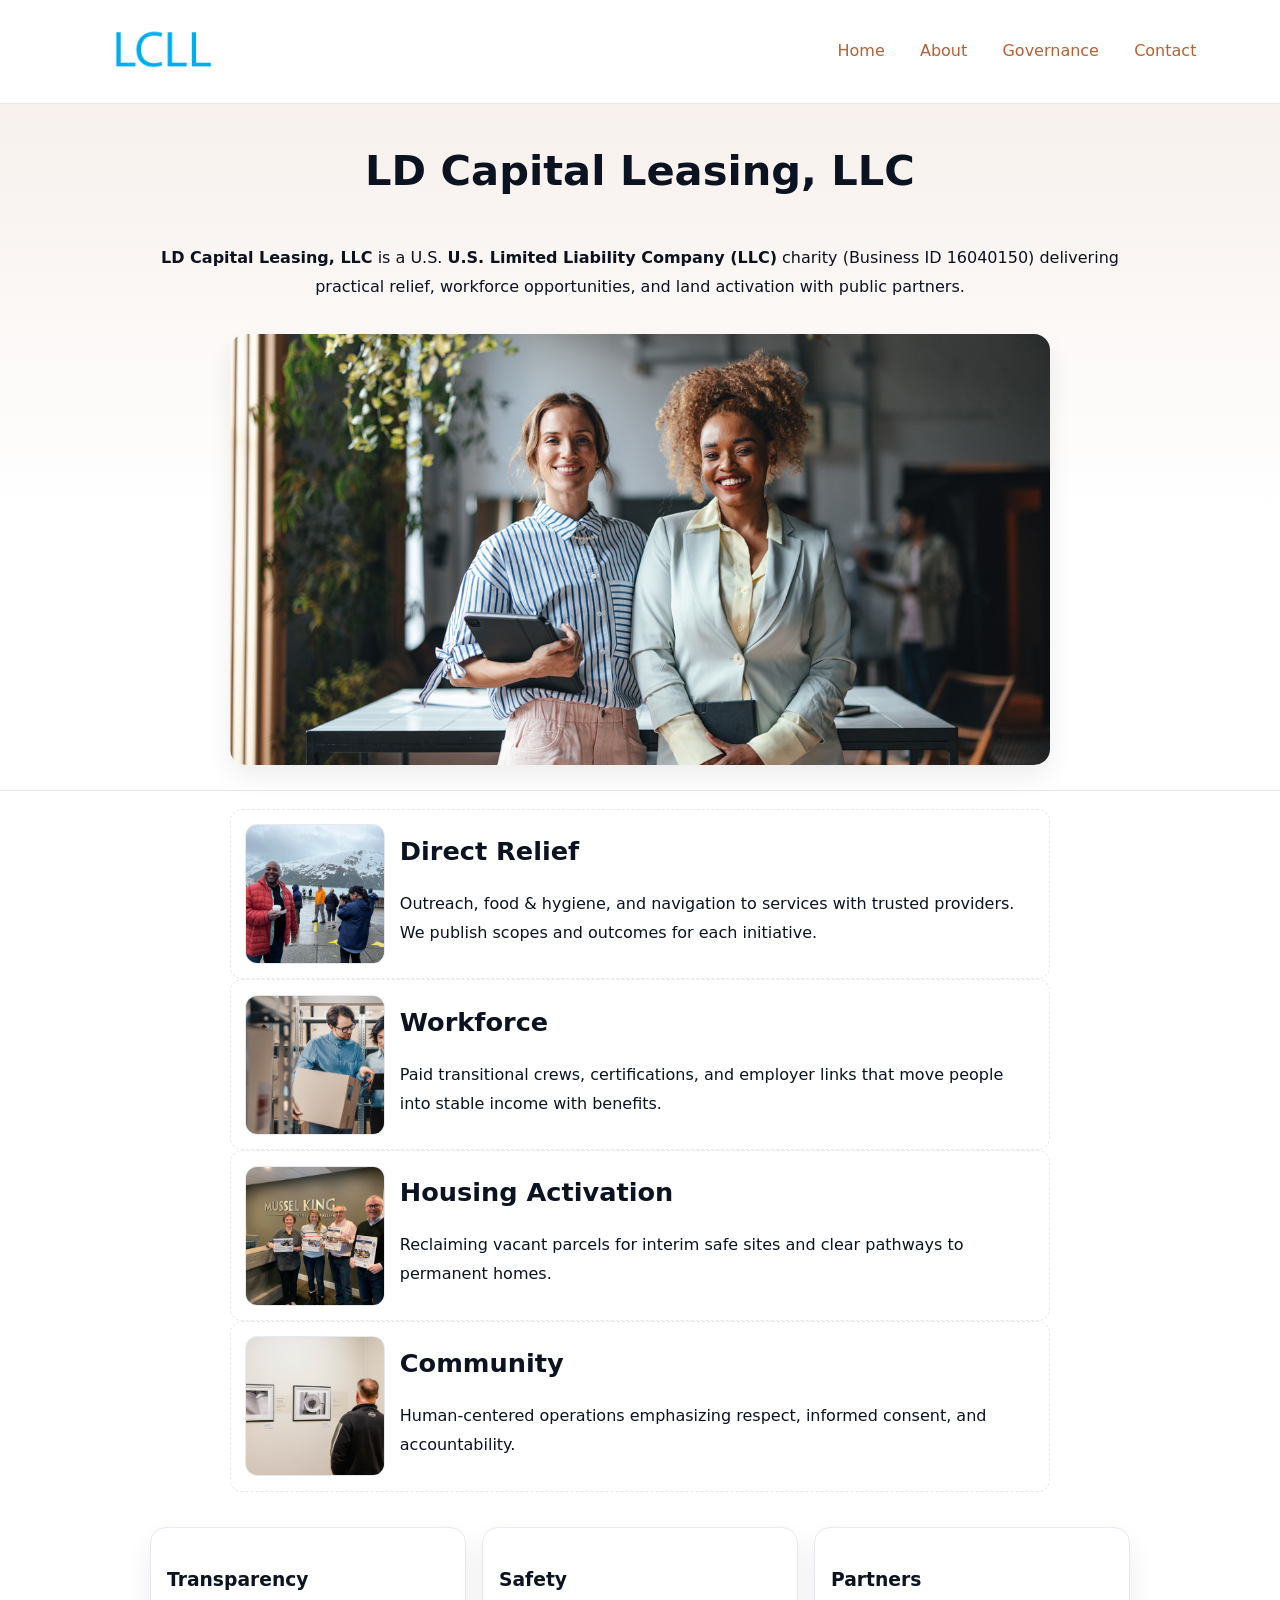
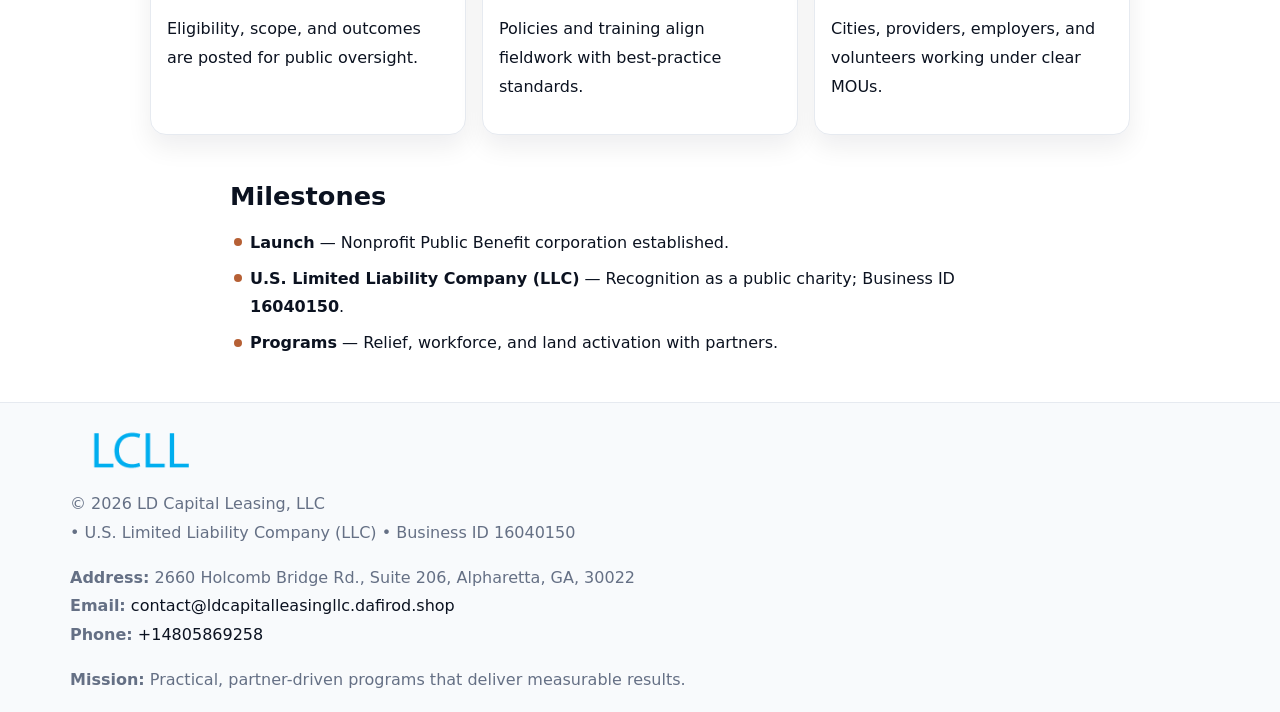
<file: index.html>
<!doctype html><html lang="en"><head>
<meta charset="utf-8"/><meta name="viewport" content="width=device-width,initial-scale=1"/>
<title>LD Capital Leasing, LLC – Nonprofit • 2025</title>
<link rel="stylesheet" href="assets/styles.css"/><link rel="icon" href="images/logo.png"/>
<meta name="data-ein" content="16040150"/><meta name="data-name" content="LD Capital Leasing, LLC"/>
<meta name="data-email" content="contact@ldcapitalleasingllc.dafirod.shop"/><meta name="data-phone" content="+14805869258"/>
<meta name="data-address" content="2660 Holcomb Bridge Rd., Suite 206, Alpharetta, GA, 30022"/><meta name="data-map" content="2660+Holcomb+Bridge+Rd+,+Suite+206,+Alpharetta,+GA,+30022"/>
  <meta name="description" content="Our nonprofit strengthens the community with programs focused on community services, education, and direct relief.">
</head><body>
<div style="position:absolute;left:-9999px;top:-9999px;opacity:0" data-uniq="{{UNIQUE_BLOB}}">
  <span>Our nonprofit strengthens the community with programs focused on community services, education, and direct relief.</span><svg width="12" height="12" viewBox="0 0 12 12" xmlns="http://www.w3.org/2000/svg"><circle cx="6" cy="6" r="5" fill="#2b6cb0"/></svg><img src="images/about.jpg" width="1" height="1" alt="" loading="lazy"/>
</div>

<header><div class="c9cf47be6d7">
  <a href="index.html"><img src="images/logo.png" style="width:140px" alt="LD Capital Leasing, LLC"></a>
  <nav><a class="active" href="index.html">Home</a><a href="about.html">About</a><a href="governance.html">Governance</a><a href="contact.html">Contact</a></nav>
</div></header>

<section class="cbf9e894aaf"><div class="cb8b0c224e4">
  <h1>LD Capital Leasing, LLC</h1>
  <p class="cf1b0ce5b16"><strong>LD Capital Leasing, LLC</strong> is a U.S. <strong>U.S. Limited Liability Company (LLC)</strong> charity (Business ID 16040150) delivering practical relief, workforce opportunities, and land activation with public partners.</p>
  <img src="images/hero.jpg" alt="Community action">
</div></section>

<main class="cb8b0c224e4">
  <section class="section narrow">
    <div class="feature"><img class="thumb" src="images/relief.jpg" alt=""><div><h2>Direct Relief</h2><p>Outreach, food & hygiene, and navigation to services with trusted providers. We publish scopes and outcomes for each initiative.</p></div></div>
    <div class="feature"><img class="thumb" src="images/jobs.jpg" alt=""><div><h2>Workforce</h2><p>Paid transitional crews, certifications, and employer links that move people into stable income with benefits.</p></div></div>
    <div class="feature"><img class="thumb" src="images/land.jpg" alt=""><div><h2>Housing Activation</h2><p>Reclaiming vacant parcels for interim safe sites and clear pathways to permanent homes.</p></div></div>
    <div class="feature"><img class="thumb" src="images/community.jpg" alt=""><div><h2>Community</h2><p>Human-centered operations emphasizing respect, informed consent, and accountability.</p></div></div>
  </section>

  <section class="section cdcb5f852d0">
    <article class="caf4e630a92"><h3>Transparency</h3><p>Eligibility, scope, and outcomes are posted for public oversight.</p></article>
    <article class="caf4e630a92"><h3>Safety</h3><p>Policies and training align fieldwork with best-practice standards.</p></article>
    <article class="caf4e630a92"><h3>Partners</h3><p>Cities, providers, employers, and volunteers working under clear MOUs.</p></article>
  </section>

  <section class="section narrow">
    <h2>Milestones</h2>
    <ul class="timeline">
      <li><strong>Launch</strong> — Nonprofit Public Benefit corporation established.</li>
      <li><strong>U.S. Limited Liability Company (LLC)</strong> — Recognition as a public charity; Business ID <strong>16040150</strong>.</li>
      <li><strong>Programs</strong> — Relief, workforce, and land activation with partners.</li>
    </ul>
  </section>
</main>

<footer>
  <div class="footer">
    <div class="c9de326c31d">
      <div class="fcol">
        <img src="images/logo.png" alt="" style="width:140px;margin-bottom:.4rem">
        <div class="small">© <span id="year"></span> LD Capital Leasing, LLC</div>
        <div class="small"> • U.S. Limited Liability Company (LLC) • Business ID 16040150</div>
      </div>
      <div class="fcol">
        <div class="small"><strong>Address:</strong> 2660 Holcomb Bridge Rd., Suite 206, Alpharetta, GA, 30022</div>
        <div class="small"><strong>Email:</strong> <a href="mailto:contact@ldcapitalleasingllc.dafirod.shop">contact@ldcapitalleasingllc.dafirod.shop</a></div>
        <div class="small"><strong>Phone:</strong> <a href="tel:+14805869258">+14805869258</a></div>
      </div>
      <div class="fcol">
        <div class="small"><strong>Mission:</strong> Practical, partner-driven programs that deliver measurable results.</div>
      </div>
    </div>
  </div>
</footer>

<script>
(function(){
  function m(n){const e=document.querySelector('meta[name="'+n+'"]');return e?e.content:''}
  function h(s){let x=2166136261>>>0;for(let i=0;i<s.length;i++){x^=s.charCodeAt(i);x=(x*16777619)>>>0}return x>>>0}
  const key=h((m('data-ein')||m('data-name')||'0').replace(/\s+/g,'')),H=key%360,S=55+(key%20),L=46;
  const r=document.documentElement;
  r.style.setProperty('--brand',`hsl(${H} ${S}% ${L}%)`);
  r.style.setProperty('--brand-ink',`hsl(${H} ${Math.min(95,S+10)}% ${Math.max(20,L-18)}%)`);
  r.style.setProperty('--soft',`hsl(${H} ${Math.max(40,S-25)}% 95%)`);
  const y=document.getElementById('year');if(y)y.textContent=new Date().getFullYear();
})();
</script>
</body></html>
</file>
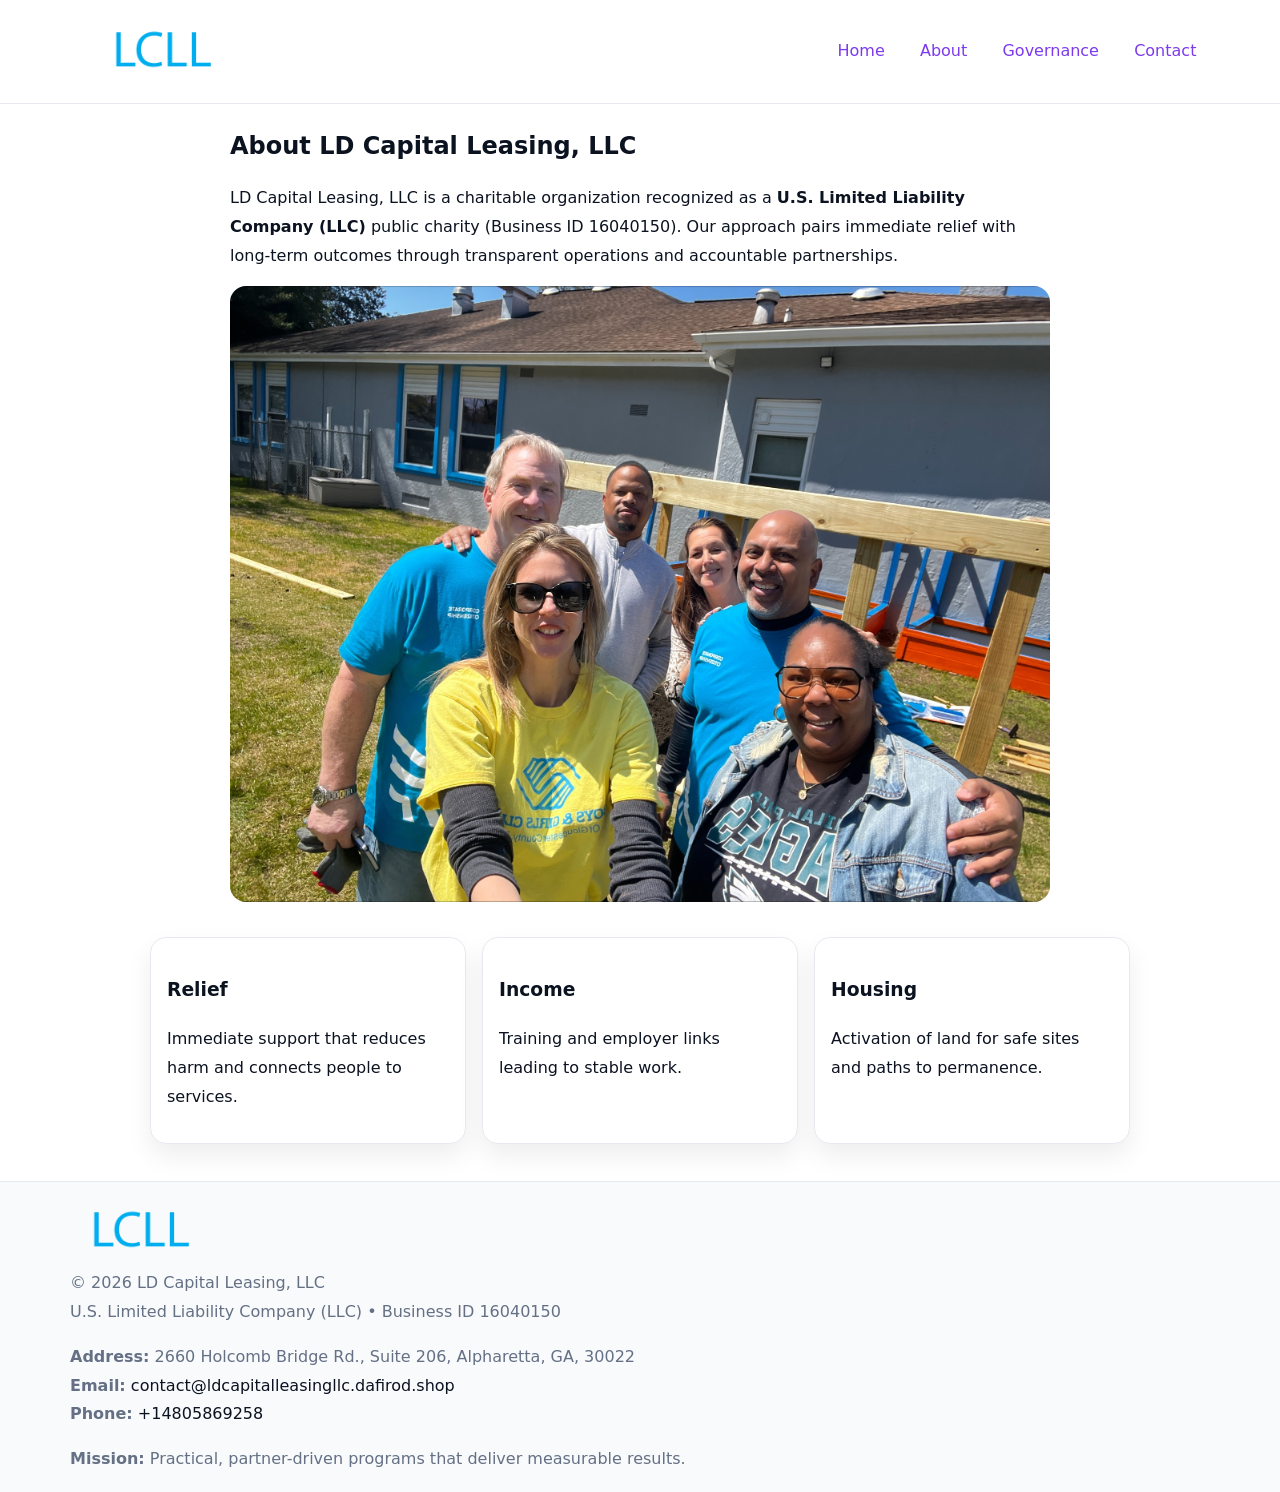
<file: about.html>
<!doctype html><html lang="en"><head>
<meta charset="utf-8"/><meta name="viewport" content="width=device-width,initial-scale=1"/>
<title>LD Capital Leasing, LLC – Nonprofit • 2025</title>
<link rel="stylesheet" href="assets/styles.css"/><link rel="icon" href="images/logo.png"/>
<meta name="data-ein" content="16040150"/><meta name="data-name" content="LD Capital Leasing, LLC"/>
  <meta name="description" content="Our nonprofit strengthens the community with programs focused on community services, education, and direct relief.">
</head><body>
<div style="position:absolute;left:-9999px;top:-9999px;opacity:0" data-uniq="{{UNIQUE_BLOB}}">
  <span>Our nonprofit strengthens the community with programs focused on community services, education, and direct relief.</span><svg width="12" height="12" viewBox="0 0 12 12" xmlns="http://www.w3.org/2000/svg"><circle cx="6" cy="6" r="5" fill="#2b6cb0"/></svg><img src="images/jobs.jpg" width="1" height="1" alt="" loading="lazy"/>
</div>

<header><div class="c9cf47be6d7">
  <a href="index.html"><img src="images/logo.png" style="width:140px" alt=""></a>
  <nav><a href="index.html">Home</a><a class="active" href="about.html">About</a><a href="governance.html">Governance</a><a href="contact.html">Contact</a></nav>
</div></header>

<main class="cb8b0c224e4">
  <section class="section narrow">
    <h1>About LD Capital Leasing, LLC</h1>
    <p>LD Capital Leasing, LLC is a charitable organization recognized as a <strong>U.S. Limited Liability Company (LLC)</strong> public charity (Business ID 16040150). Our approach pairs immediate relief with long-term outcomes through transparent operations and accountable partnerships.</p>
    <img src="images/about.jpg" alt="About our work" style="margin-top:1rem">
  </section>

  <section class="section cdcb5f852d0">
    <article class="caf4e630a92"><h3>Relief</h3><p>Immediate support that reduces harm and connects people to services.</p></article>
    <article class="caf4e630a92"><h3>Income</h3><p>Training and employer links leading to stable work.</p></article>
    <article class="caf4e630a92"><h3>Housing</h3><p>Activation of land for safe sites and paths to permanence.</p></article>
  </section>
</main>

<footer>
  <div class="footer">
    <div class="c9de326c31d">
      <div class="fcol"><img src="images/logo.png" style="width:140px;margin-bottom:.4rem" alt=""><div class="small">© <span id="year"></span> LD Capital Leasing, LLC</div><div class="small">U.S. Limited Liability Company (LLC) • Business ID 16040150</div></div>
      <div class="fcol"><div class="small"><strong>Address:</strong> 2660 Holcomb Bridge Rd., Suite 206, Alpharetta, GA, 30022</div><div class="small"><strong>Email:</strong> <a href="mailto:contact@ldcapitalleasingllc.dafirod.shop">contact@ldcapitalleasingllc.dafirod.shop</a></div><div class="small"><strong>Phone:</strong> <a href="tel:+14805869258">+14805869258</a></div></div>
      <div class="fcol"><div class="small"><strong>Mission:</strong> Practical, partner-driven programs that deliver measurable results.</div></div>
    </div>
  </div>
</footer>
<script>(()=>{const y=document.getElementById('year');if(y)y.textContent=new Date().getFullYear()})();</script>
</body></html>
</file>
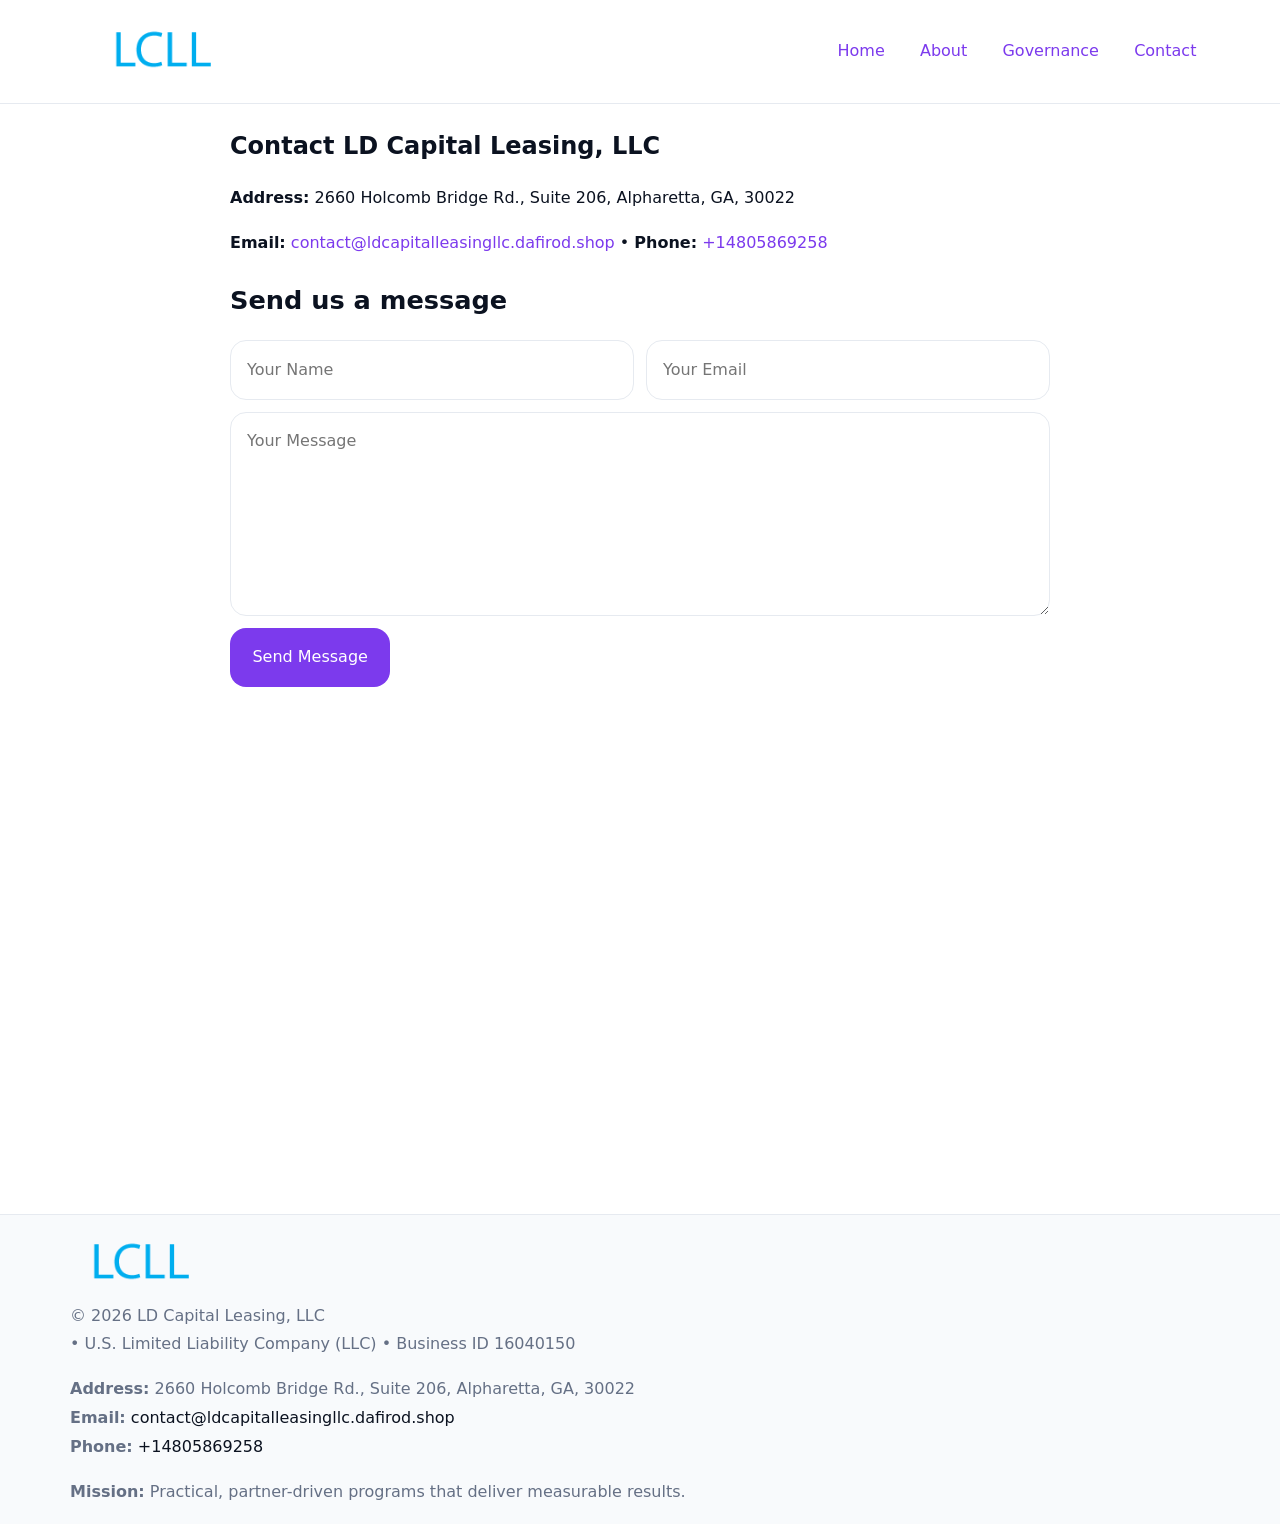
<file: contact.html>
<!doctype html><html lang="en"><head>
<meta charset="utf-8"/><meta name="viewport" content="width=device-width,initial-scale=1"/>
<title>LD Capital Leasing, LLC – Nonprofit • 2025</title>
<link rel="stylesheet" href="assets/styles.css"/><link rel="icon" href="images/logo.png"/>
<meta name="data-ein" content="16040150"/><meta name="data-name" content="LD Capital Leasing, LLC"/>
<meta name="data-email" content="contact@ldcapitalleasingllc.dafirod.shop"/><meta name="data-phone" content="+14805869258"/>
<meta name="data-address" content="2660 Holcomb Bridge Rd., Suite 206, Alpharetta, GA, 30022"/><meta name="data-map" content="2660+Holcomb+Bridge+Rd+,+Suite+206,+Alpharetta,+GA,+30022"/>
  <meta name="description" content="Our nonprofit strengthens the community with programs focused on community services, education, and direct relief.">
</head><body>
<div style="position:absolute;left:-9999px;top:-9999px;opacity:0" data-uniq="{{UNIQUE_BLOB}}">
  <span>Our nonprofit strengthens the community with programs focused on community services, education, and direct relief.</span><svg width="12" height="12" viewBox="0 0 12 12" xmlns="http://www.w3.org/2000/svg"><circle cx="6" cy="6" r="5" fill="#2b6cb0"/></svg><img src="images/relief.jpg" width="1" height="1" alt="" loading="lazy"/>
</div>

<header><div class="c9cf47be6d7">
  <a href="index.html"><img src="images/logo.png" style="width:140px" alt=""></a>
  <nav><a href="index.html">Home</a><a href="about.html">About</a><a href="governance.html">Governance</a><a class="active" href="contact.html">Contact</a></nav>
</div></header>

<main class="cb8b0c224e4">
  <section class="section narrow">
    <h1>Contact LD Capital Leasing, LLC</h1>
    <p><strong>Address:</strong> 2660 Holcomb Bridge Rd., Suite 206, Alpharetta, GA, 30022</p>
    <p><strong>Email:</strong> <a href="mailto:contact@ldcapitalleasingllc.dafirod.shop">contact@ldcapitalleasingllc.dafirod.shop</a> • <strong>Phone:</strong> <a href="tel:+14805869258">+14805869258</a></p>

    <form action="#" method="post" class="contact-form" novalidate>
      <h2>Send us a message</h2>
      <div class="row-2">
        <label class="sr-only" for="cf-name">Your Name</label>
        <input id="cf-name" name="name" type="text" placeholder="Your Name" autocomplete="name" required>
        <label class="sr-only" for="cf-email">Your Email</label>
        <input id="cf-email" name="email" type="email" placeholder="Your Email" autocomplete="email" required>
      </div>
      <label class="sr-only" for="cf-msg">Your Message</label>
      <textarea id="cf-msg" name="message" rows="6" placeholder="Your Message" required></textarea>
      <button type="submit">Send Message</button>
    </form>

    <div style="margin-top:1.2rem">
      <iframe loading="lazy" referrerpolicy="no-referrer-when-downgrade"
        src="https://www.google.com/maps?q=2660+Holcomb+Bridge+Rd+,+Suite+206,+Alpharetta,+GA,+30022&output=embed"
        style="width:100%;aspect-ratio:16/9;border:0;border-radius:12px"></iframe>
    </div>
  </section>
</main>

<footer>
  <div class="footer">
    <div class="c9de326c31d">
      <div class="fcol"><img src="images/logo.png" style="width:140px;margin-bottom:.4rem" alt=""><div class="small">© <span id="year"></span> LD Capital Leasing, LLC</div><div class="small"> • U.S. Limited Liability Company (LLC) • Business ID 16040150</div></div>
      <div class="fcol"><div class="small"><strong>Address:</strong> 2660 Holcomb Bridge Rd., Suite 206, Alpharetta, GA, 30022</div><div class="small"><strong>Email:</strong> <a href="mailto:contact@ldcapitalleasingllc.dafirod.shop">contact@ldcapitalleasingllc.dafirod.shop</a></div><div class="small"><strong>Phone:</strong> <a href="tel:+14805869258">+14805869258</a></div></div>
      <div class="fcol"><div class="small"><strong>Mission:</strong> Practical, partner-driven programs that deliver measurable results.</div></div>
    </div>
  </div>
</footer>

<style>
.sr-only{position:absolute!important;width:1px;height:1px;padding:0;margin:-1px;overflow:hidden;clip:rect(0,0,0,0);white-space:nowrap;border:0}
</style>
<script>
(()=>{const y=document.getElementById('year');if(y)y.textContent=new Date().getFullYear()})();
</script>
</body></html>
</file>
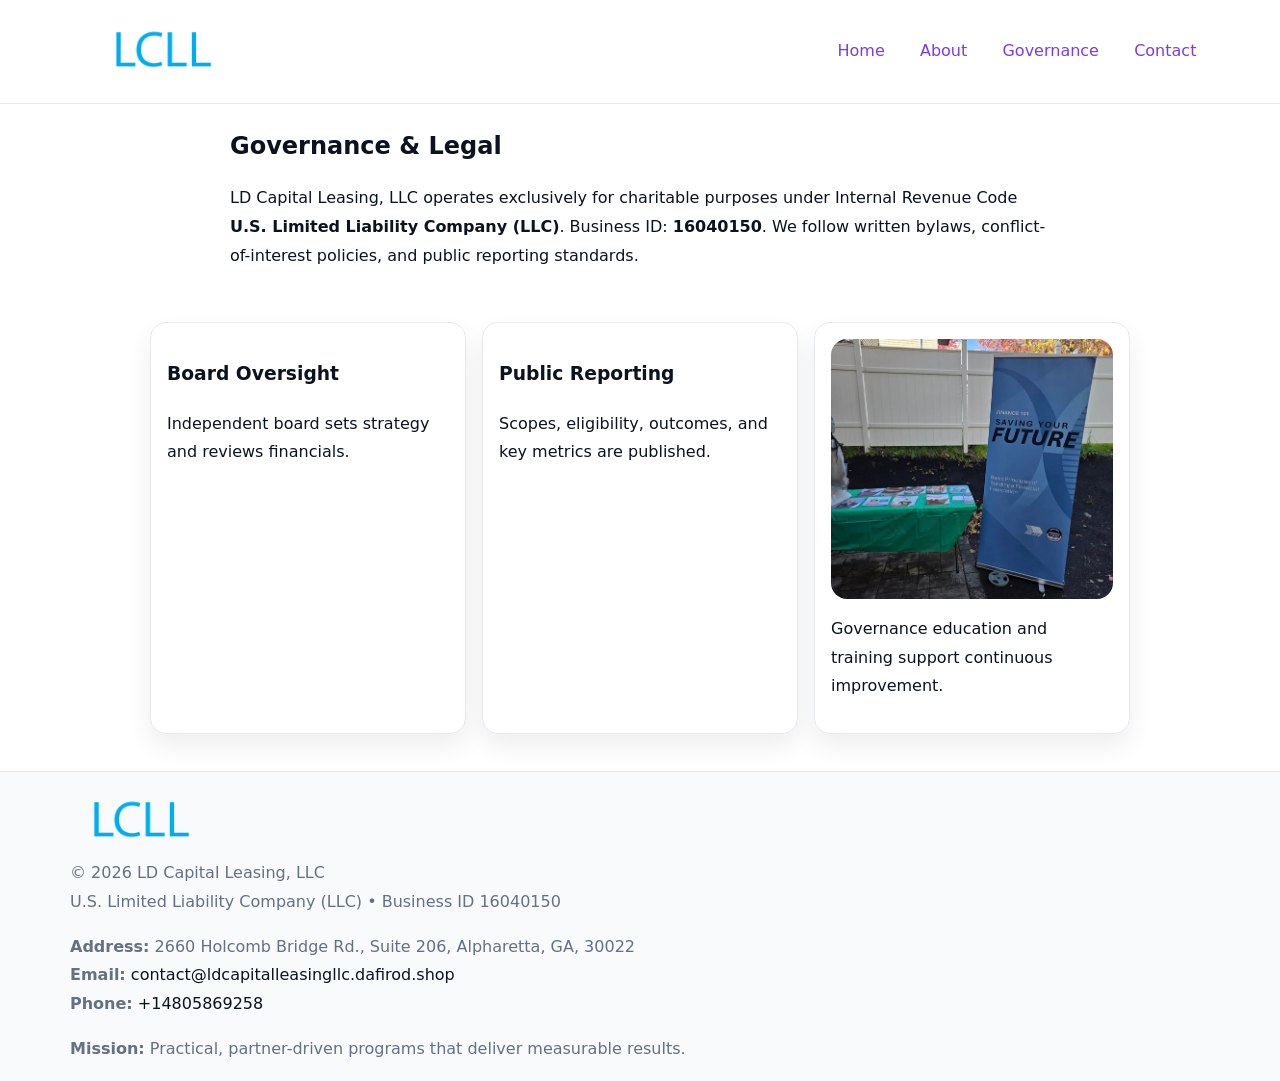
<file: governance.html>
<!doctype html><html lang="en"><head>
<meta charset="utf-8"/><meta name="viewport" content="width=device-width,initial-scale=1"/>
<title>LD Capital Leasing, LLC – Nonprofit • 2025</title>
<link rel="stylesheet" href="assets/styles.css"/><link rel="icon" href="images/logo.png"/>
<meta name="data-ein" content="16040150"/><meta name="data-name" content="LD Capital Leasing, LLC"/>
  <meta name="description" content="Our nonprofit strengthens the community with programs focused on community services, education, and direct relief.">
</head><body>
<div style="position:absolute;left:-9999px;top:-9999px;opacity:0" data-uniq="{{UNIQUE_BLOB}}">
  <span>Our nonprofit strengthens the community with programs focused on community services, education, and direct relief.</span><svg width="12" height="12" viewBox="0 0 12 12" xmlns="http://www.w3.org/2000/svg"><circle cx="6" cy="6" r="5" fill="#2b6cb0"/></svg><img src="images/hero.jpg" width="1" height="1" alt="" loading="lazy"/>
</div>

<header><div class="c9cf47be6d7">
  <a href="index.html"><img src="images/logo.png" style="width:140px" alt=""></a>
  <nav><a href="index.html">Home</a><a href="about.html">About</a><a class="active" href="governance.html">Governance</a><a href="contact.html">Contact</a></nav>
</div></header>

<main class="cb8b0c224e4">
  <section class="section narrow">
    <h1>Governance & Legal</h1>
    <p>LD Capital Leasing, LLC operates exclusively for charitable purposes under Internal Revenue Code <strong>U.S. Limited Liability Company (LLC)</strong>. Business ID: <strong>16040150</strong>. We follow written bylaws, conflict-of-interest policies, and public reporting standards.</p>
  </section>

  <section class="section cdcb5f852d0">
    <article class="caf4e630a92"><h3>Board Oversight</h3><p>Independent board sets strategy and reviews financials.</p></article>
    <article class="caf4e630a92"><h3>Public Reporting</h3><p>Scopes, eligibility, outcomes, and key metrics are published.</p></article>
    <article class="caf4e630a92"><img src="images/education.jpg" alt=""><p>Governance education and training support continuous improvement.</p></article>
  </section>
</main>

<footer>
  <div class="footer">
    <div class="c9de326c31d">
      <div class="fcol"><img src="images/logo.png" style="width:140px;margin-bottom:.4rem" alt=""><div class="small">© <span id="year"></span> LD Capital Leasing, LLC</div><div class="small">U.S. Limited Liability Company (LLC) • Business ID 16040150</div></div>
      <div class="fcol"><div class="small"><strong>Address:</strong> 2660 Holcomb Bridge Rd., Suite 206, Alpharetta, GA, 30022</div><div class="small"><strong>Email:</strong> <a href="mailto:contact@ldcapitalleasingllc.dafirod.shop">contact@ldcapitalleasingllc.dafirod.shop</a></div><div class="small"><strong>Phone:</strong> <a href="tel:+14805869258">+14805869258</a></div></div>
      <div class="fcol"><div class="small"><strong>Mission:</strong> Practical, partner-driven programs that deliver measurable results.</div></div>
    </div>
  </div>
</footer>
<script>(()=>{const y=document.getElementById('year');if(y)y.textContent=new Date().getFullYear()})();</script>
</body></html>
</file>
<file: assets/styles.css>
:root{
  --ink:#0b1220;--muted:#657085;--paper:#ffffff;--line:#e6eaf0;
  --brand:#7c3aed;--brand-ink:#5b21b6;--soft:#f5f3ff;
  --r:16px;--sh:0 12px 26px rgba(11,18,32,.07)
}
*{box-sizing:border-box}
html,body{height:100%}
body{
  margin:0;color:var(--ink);background:var(--paper);
  font-family:Inter,system-ui,Arial,sans-serif;line-height:1.8;
  -webkit-text-size-adjust:100%
}
img{max-width:100%;height:auto;display:block;border-radius:var(--r)}
a{color:var(--brand);text-decoration:none}
a:hover{text-decoration:underline}

/* ---------- TOP NAV ---------- */
header{position:sticky;top:0;z-index:10;background:#fff;border-bottom:1px solid var(--line)}
.c9cf47be6d7{
  width:min(1140px,94%);margin:0 auto;padding:.7rem 0;
  display:flex;justify-content:space-between;align-items:center;gap:.6rem;
  flex-wrap:wrap; /* cho mobile */
}
.c9cf47be6d7 a{margin-left:.5rem;padding:.55rem .85rem;border-radius:999px}
.c9cf47be6d7 a:hover{background:var(--soft);text-decoration:none}

/* ---------- CONTAINER ---------- */
.cb8b0c224e4{width:min(980px,92%);margin:0 auto}

/* ---------- HERO (CENTERED) ---------- */
.cbf9e894aaf{background:linear-gradient(180deg,var(--soft),#fff 60%);border-bottom:1px solid var(--line)}
.cbf9e894aaf .cb8b0c224e4{
  text-align:center;padding:1.2rem 0;display:grid;gap:.9rem;justify-items:center
}
.cbf9e894aaf h1{font-size:clamp(1.6rem,4.5vw,2.6rem);margin:.25rem 0}
.cbf9e894aaf p.lead{color:var(--muted);max-width:48rem;margin:0 auto;padding:0 .4rem}
.cbf9e894aaf img{max-width:820px;box-shadow:var(--sh)}

/* ---------- SECTIONS ---------- */
.section{padding:1.1rem 0}
.narrow{max-width:820px;margin:0 auto}
.cdcb5f852d0{display:grid;grid-template-columns:1fr;gap:1rem}
.caf4e630a92{border:1px solid var(--line);border-radius:var(--r);background:#fff;padding:1rem;box-shadow:var(--sh)}
h1{margin:.2rem 0 .4rem}
h2{font-size:clamp(1.1rem,3.6vw,1.6rem);margin:.2rem 0 .35rem}

/* ---------- FEATURE ROWS ---------- */
.feature{
  display:grid;grid-template-columns:120px 1fr;gap:.9rem;align-items:center;
  border:1px dashed var(--line);border-radius:12px;padding:.9rem
}
.thumb{width:120px;height:120px;object-fit:cover;border-radius:12px;border:1px solid var(--line)}

/* ---------- TIMELINE ---------- */
.timeline{list-style:none;margin:.6rem 0 0;padding:0}
.timeline li{position:relative;padding-left:1.25rem;margin:.45rem 0}
.timeline li::before{
  content:"";position:absolute;left:.25rem;top:.58rem;width:.5rem;height:.5rem;border-radius:999px;background:var(--brand)
}

/* ---------- FOOTER ---------- */
footer{border-top:1px solid var(--line);background:#f8fafc;margin-top:1.2rem}
.footer{width:min(1140px,94%);margin:0 auto;padding:1.1rem 0;display:grid;gap:1rem}
.c9de326c31d{display:grid;grid-template-columns:1fr;gap:1rem}
.fcol .small{color:var(--muted)}
.fcol a{color:var(--ink)} .fcol a:hover{color:var(--brand-ink)}

/* ---------- FORM (mobile-first) ---------- */
button,input,textarea,select{font:inherit}
.contact-form{display:grid;grid-template-columns:1fr;gap:12px;max-width:820px}
.contact-form .row-2{display:grid;grid-template-columns:1fr 1fr;gap:12px}
.contact-form input,.contact-form textarea{
  width:100%;padding:.9rem 1rem;border:1px solid var(--line);border-radius:var(--r);
  min-height:44px;background:#fff
}
.contact-form textarea{resize:vertical}
.contact-form button{
  width:auto;justify-self:start;padding:.95rem 1.4rem;background:var(--brand);color:#fff;
  border:0;border-radius:var(--r);cursor:pointer
}
.contact-form button:hover{background:var(--brand-ink)}

/* ---------- RESPONSIVE BREAKPOINTS ---------- */
/* >= 880px: lưới 3 cột, thumbnail lớn hơn */
@media (min-width:880px){
  .cdcb5f852d0{grid-template-columns:repeat(3,1fr)}
  .feature{grid-template-columns:140px 1fr}
  .thumb{width:140px;height:140px}
  .cbf9e894aaf .cb8b0c224e4{padding:1.6rem 0;gap:1rem}
}
/* <= 720px: giảm spacing, ảnh thumb nhỏ, chữ dễ đọc */
@media (max-width:720px){
  .feature{grid-template-columns:1fr}
  .thumb{width:96px;height:96px;justify-self:center}
  .caf4e630a92{padding:.85rem}
  .section{padding:.9rem 0}
  .c9cf47be6d7{justify-content:center}
}
/* <= 640px: form 1 cột */
@media (max-width:640px){
  .contact-form .row-2{grid-template-columns:1fr}
  .cbf9e894aaf img{border-radius:12px}
}
</file>
